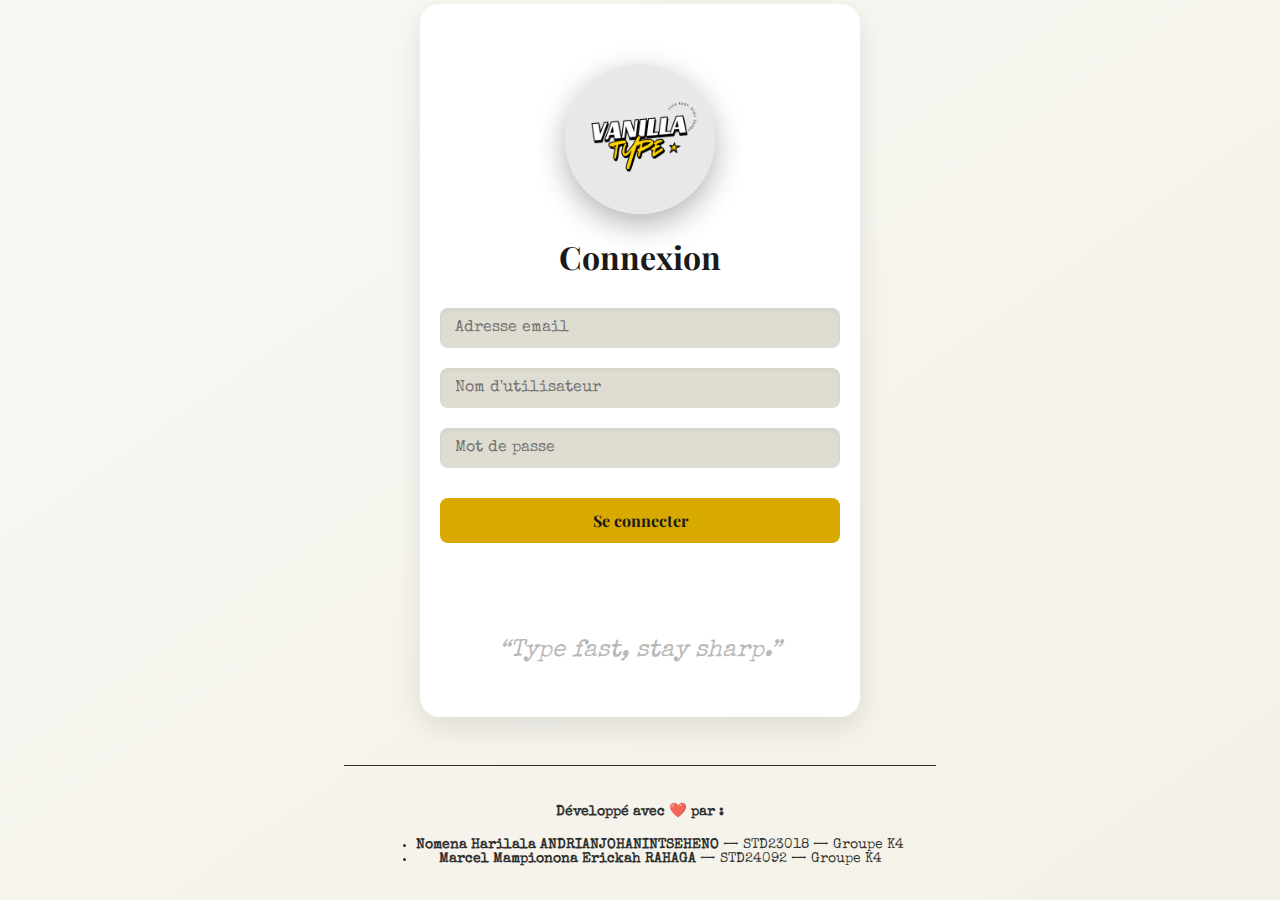
<file: html/login vanillatype.html>
<!DOCTYPE html>
<html lang="fr">
<head>
    <meta charset="UTF-8">
    <meta name="viewport" content="width=device-width, initial-scale=1.0">
    <meta name="theme-color" content="#fdf6e3">
    <link href="https://fonts.googleapis.com/css2?family=Special+Elite&family=Playfair+Display:wght@600&display=swap" rel="stylesheet">
    <link rel="stylesheet" href="../css/login.css">
    <link rel="shortcut icon" href="../assets/logo.png">
    <title>Vanilla Type</title>
</head>
<body>
    <div class="loginPage">

        <div class="loginPage__container">

            <img src="../assets/logo.png" class="logo" alt="Vanilla Type Logo">
            <h1 class="loginPage__container--title">Connexion</h1>

            <div class="loginPage__identity">

                <input 
                    type="text"
                    name="email"
                    id="email"
                    placeholder="Adresse email"
                    class="loginPage__identity--input"
                >

                <input 
                    type="text"
                    name="username"
                    id="username"
                    placeholder="Nom d'utilisateur"
                    class="loginPage__identity--input"
                >

                <input 
                    type="password"
                    name="password"
                    id="password"
                    placeholder="Mot de passe"
                    class="loginPage__identity--input"
                >

                <input 
                    type="button"
                    id="button"
                    value="Se connecter"
                    class="loginPage__button"
                >

                <p class="loginPage__message" id="loginPage--message"></p>
                <p class="loginPage__quote">“Type fast, stay sharp.”</p>



            </div>
        </div>
    </div>

    <footer class="footer">
        <div class="developer-info">
          <h4>Développé avec ❤️ par :</h4>
          <ul>
            <li><strong>Nomena Harilala ANDRIANJOHANINTSEHENO</strong> — STD23018 — Groupe K4</li>
            <li><strong>Marcel Mampionona Erickah RAHAGA</strong> — STD24092 — Groupe K4</li>
          </ul>
        </div>
    </footer>

    <script src="../js/login.js"></script>
</body>
</html>
</file>
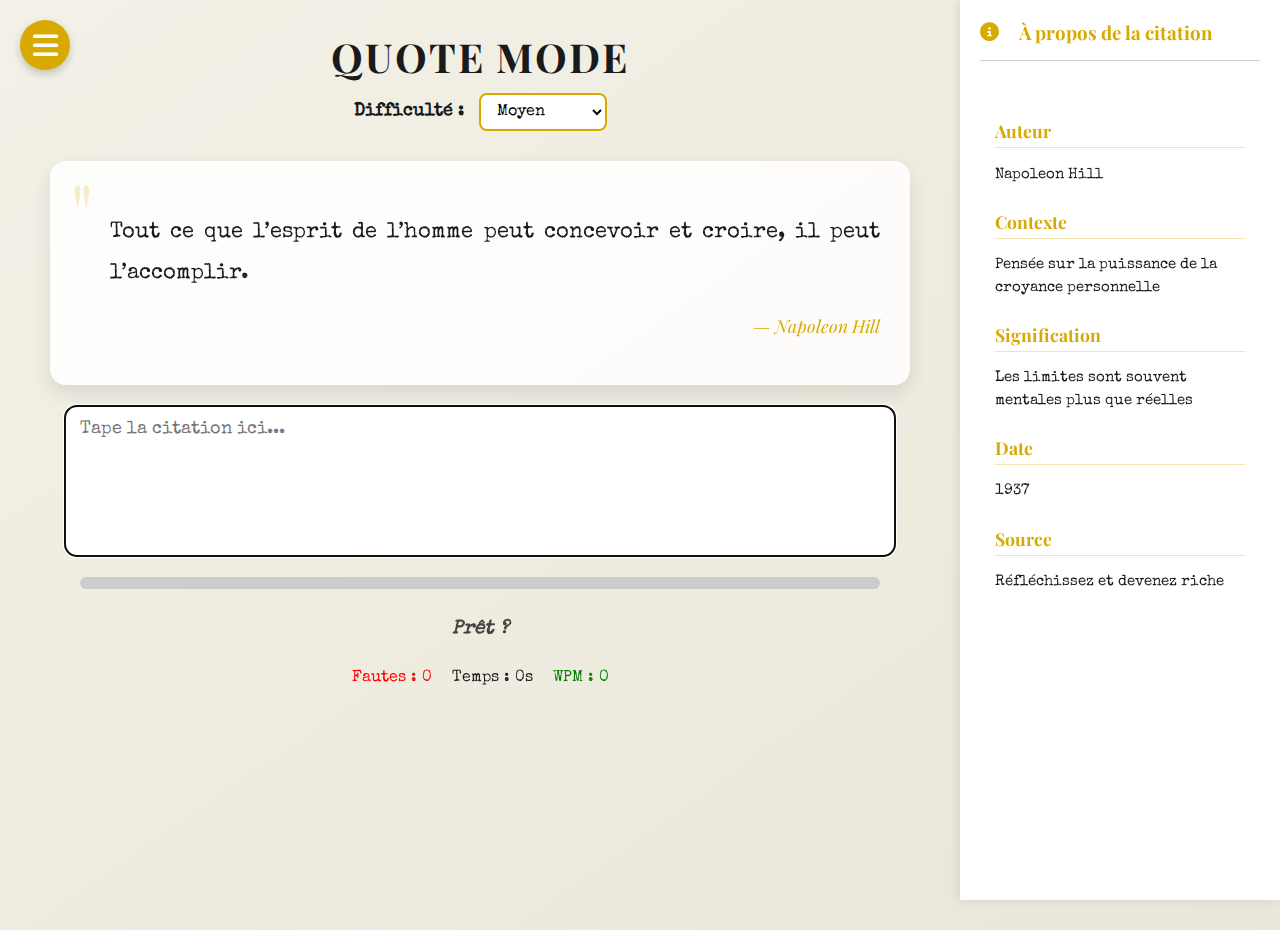
<file: html/quote.html>
<!DOCTYPE html>
<html lang="fr">
<head>
  <meta charset="UTF-8">
  <meta name="viewport" content="width=device-width, initial-scale=1.0">
  <link rel="stylesheet" href="https://cdnjs.cloudflare.com/ajax/libs/font-awesome/6.5.0/css/all.min.css">
  <link href="https://fonts.googleapis.com/css2?family=Special+Elite&family=Playfair+Display:wght@600&display=swap" rel="stylesheet">
  <link rel="stylesheet" href="../css/quote-mode.css">
  <link rel="shortcut icon" href="../assets/logo.png">
  <title>Vanilla Type - Quote Mode</title>
</head>

<body class="quoteMode">
    <div class="nav-toggle" id="navToggle">
      <i class="fas fa-bars"></i>
    </div>

  <nav class="sidebar" id="sidebar">
      <div class="sidebar__header">
        <img src="../assets/logo.png" alt="">
        <h2>Vanilla Type</h2>
          <div class="close-btn" id="closeBtn">
            <i class="fas fa-times"></i>
          </div>
      </div>
    
      <div class="sidebar__content">
          <h3>Modes</h3>
        <ul class="sidebar__menu">
          <li><a href="start.html"><i class="fas fa-home"></i> Accueil</a></li>
          <li><a href="words.html"><i class="fas fa-font"></i> Words Mode</a></li>
          <li><a href="time.html"><i class="fas fa-clock"></i> Time Mode</a></li>
          <li><a href="quote.html" class="active"><i class="fas fa-quote-right"></i> Quote Mode</a></li>
        </ul>
      
        <div class="sidebar__actions">
          <button class="btn replay-btn" id="replayBtn">
            <i class="fas fa-redo"></i> Rejouer
          </button>
          <button class="btn quit-btn" id="quitBtn">
            <i class="fas fa-sign-out-alt"></i> Quitter
          </button>
        </div>
      </div>
  </nav>

  <div class="overlay" id="overlay"></div>

  <header class="quoteMode__header">
    <h1 class="quoteMode__title">Quote Mode</h1>
      <div class="mode__select">
        <label class="mode__select--label" for="mode">Difficulté :</label>
        <select class="mode__select--dropdown" id="mode">
          <option value="easy">Facile</option>
          <option value="medium" selected>Moyen</option>
          <option value="hard">Difficile</option>
        </select>
      </div>
  </header>

  <main class="quoteMode__main">
    <div class="quoteMode__box">
      <p class="quoteMode__box--display" id="quote-display"></p>
      <p class="quoteMode__box--author" id="quote-author"></p>
    </div>

    <textarea class="quoteMode__box--input" id="input__place" placeholder="Tape la citation ici..." autofocus rows="4"></textarea>

    <div class="quoteMode__progress">
      <div class="quoteMode__progress--bar" id="progress__bar"></div>
    </div>

    <div class="quoteMode__stats">
      <p class="results" id="results">Prêt ?</p>
      <div class="stats__container">
        <p id="quoteMode__error--count">Fautes : 0</p>
        <p id="quoteMode__time--count">Temps : 0s</p>
        <p id="quoteMode__wpm--count">WPM : 0</p>
      </div>
    </div>
  </main>

  
    <div class="dictionary__container">
      <div class="dictionary__header">
        <h3><i class="fas fa-info-circle"></i> À propos de la citation</h3>
      </div>
      <div class="dictionary__content">
        <div id="quoteInfo" class="quote-info">
          <div class="info-section">
            <h4 class="info-title">Auteur</h4>
            <p id="quoteAuthorInfo" class="info-content"></p>
          </div>
          <div class="info-section">
            <h4 class="info-title">Contexte</h4>
            <p id="quoteContext" class="info-content"></p>
          </div>
          <div class="info-section">
            <h4 class="info-title">Signification</h4>
            <p id="quoteMeaning" class="info-content"></p>
          </div>
          <div class="info-section">
            <h4 class="info-title">Date</h4>
            <p id="quoteDate" class="info-content"></p>
          </div>
          <div class="info-section">
            <h4 class="info-title">Source</h4>
            <p id="quoteSource" class="info-content"></p>
          </div>
        </div>
      </div>
    </div>

    
  

  <script src="../js/quote_mode.js"></script>
</body>
</html>
</file>
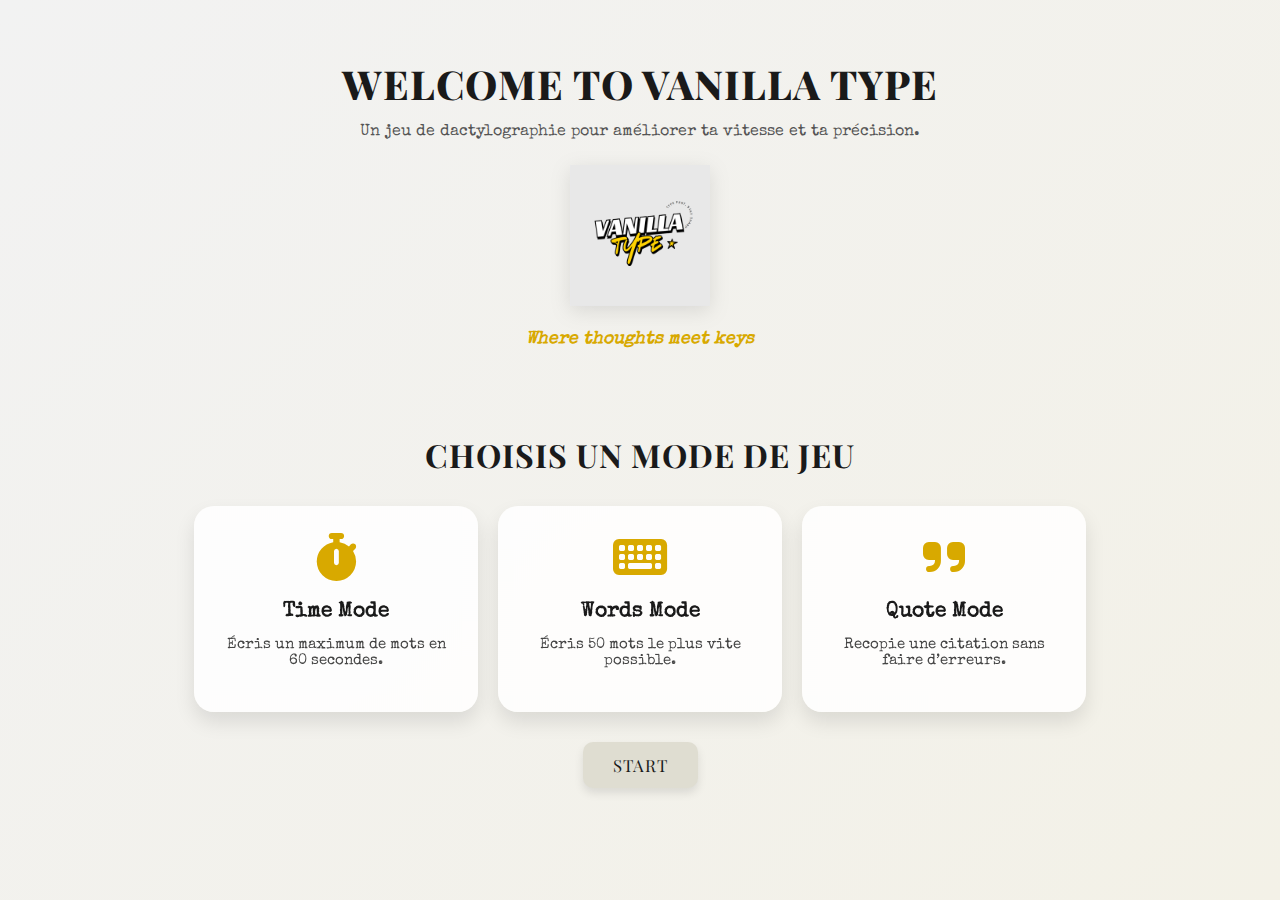
<file: html/start.html>
<!DOCTYPE html>
<html lang="fr">
<head>
    <meta charset="UTF-8">
    <meta name="viewport" content="width=device-width, initial-scale=1.0">
    <link rel="stylesheet" href="https://cdnjs.cloudflare.com/ajax/libs/font-awesome/6.5.0/css/all.min.css">
    <link href="https://fonts.googleapis.com/css2?family=Special+Elite&family=Playfair+Display:wght@600&display=swap" rel="stylesheet">
    <link rel="stylesheet" href="../css/start.css">
    <link rel="shortcut icon" href="../assets/logo.png">
    <title>Vanilla Type</title>
</head>
<body>
   
    <div class="presentation">
      
        <h1>Welcome to Vanilla Type</h1>
        <p>Un jeu de dactylographie pour améliorer ta vitesse et ta  précision. </p>
        <img src="../assets/logo.png" alt="">
        <p class="slogan">Where thoughts meet keys</p>

    </div>
 
    <div class="gameMode">

        <h1>Choisis un mode de jeu</h1>

            <div class="gameMode__cards">

                <div class="card" data-mode="time">
                    <i class="fas fa-stopwatch fa-3x"></i>
                    <h2>Time Mode</h2>
                    <p>Écris un maximum de mots en 60 secondes.</p>
                </div>

                <div class="card" data-mode="words">
                    <i class="fas fa-keyboard fa-3x"></i>
                    <h2>Words Mode</h2>
                    <p>Écris 50 mots le plus vite possible.</p>
                </div>

                <div class="card" data-mode="quote">
                    <i class="fas fa-quote-right fa-3x"></i>
                    <h2>Quote Mode</h2>
                    <p>Recopie une citation sans faire d’erreurs.</p>
                </div>

            </div>

            <button id="start__button" disabled>Start</button>
         </div>

  <div id="lettres__tombantes"></div>


  <script src="../js/start.js"></script>
    
</body>
</html>
</file>
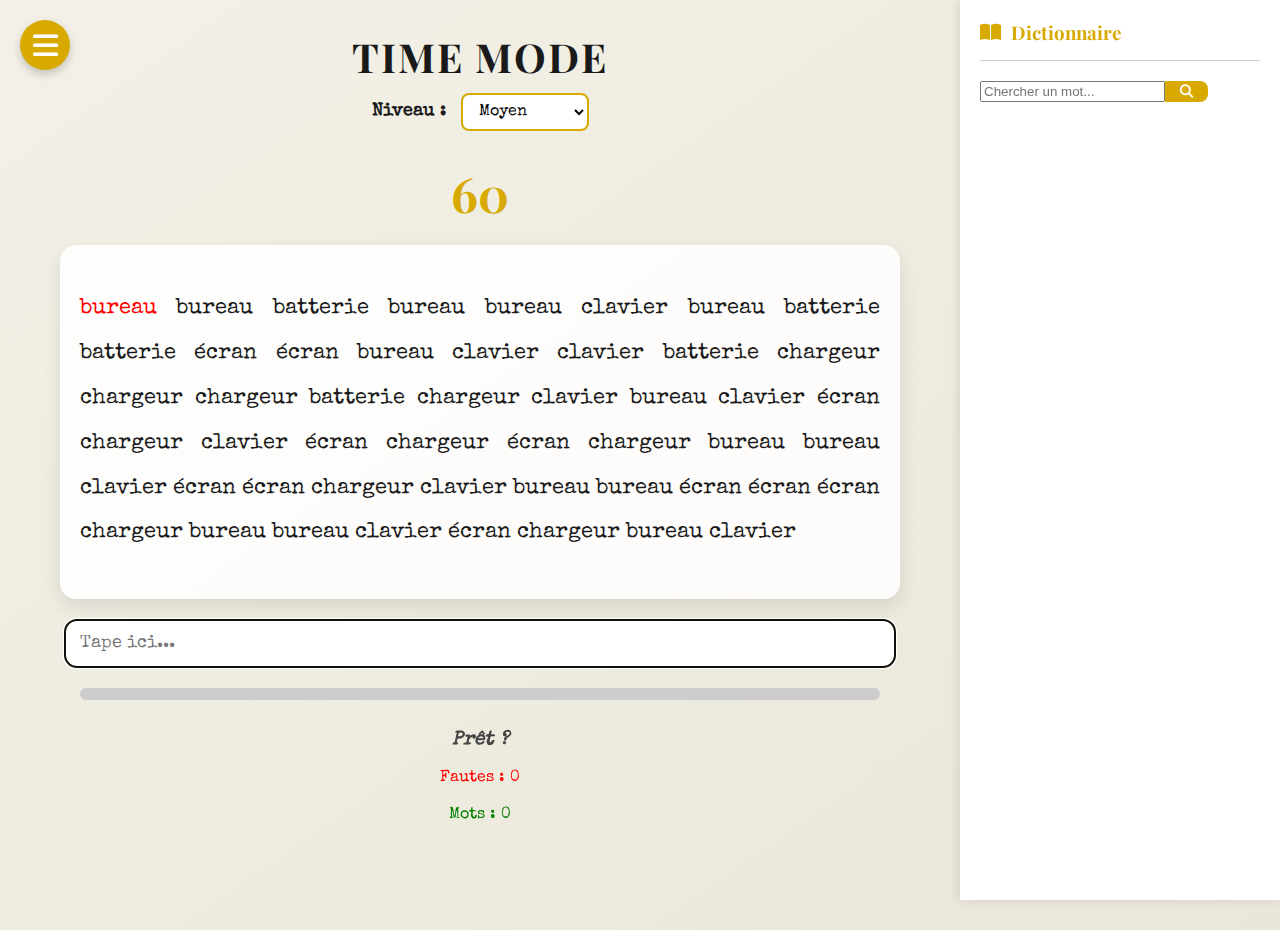
<file: html/time.html>
<!DOCTYPE html>
<html lang="fr">
<head>
  <meta charset="UTF-8">
  <meta name="viewport" content="width=device-width, initial-scale=1.0">
  <link rel="stylesheet" href="https://cdnjs.cloudflare.com/ajax/libs/font-awesome/6.5.0/css/all.min.css">
  <link href="https://fonts.googleapis.com/css2?family=Special+Elite&family=Playfair+Display:wght@600&display=swap" rel="stylesheet">
  <link rel="stylesheet" href="../css/time-mode.css">
  <link rel="shortcut icon" href="../assets/logo.png">
  <title>Vanilla Type - Time Mode</title>
</head>

<body class="timeMode">
  
  <div class="nav-toggle" id="navToggle">
    <i class="fas fa-bars"></i>
  </div>


  <nav class="sidebar" id="sidebar">
    <div class="sidebar__header">
      <img src="../assets/logo.png" alt="">
      <h2>Vanilla Type</h2>
      <div class="close-btn" id="closeBtn">
        <i class="fas fa-times"></i>
      </div>
    </div>
  
    <div class="sidebar__content">
      <h3>Modes</h3>
      <ul class="sidebar__menu">
        <li><a href="start.html"><i class="fas fa-home"></i> Accueil</a></li>
        <li><a href="words.html"><i class="fas fa-font"></i> Words Mode</a></li>
        <li><a href="time.html" class="active"><i class="fas fa-clock"></i> Time Mode</a></li>
        <li><a href="quote.html"><i class="fas fa-quote-right"></i> Quote Mode</a></li>
      </ul>
    
      <div class="sidebar__actions">
        <button class="btn replay-btn" id="replayBtn">
          <i class="fas fa-redo"></i> Rejouer
        </button>
        <button class="btn quit-btn" id="quitBtn">
          <i class="fas fa-sign-out-alt"></i> Quitter
        </button>
      </div>
    </div>
  </nav>

 
  <div class="overlay" id="overlay"></div>

 
  <header class="timeMode__header">
    <h1 class="timeMode__title">Time Mode</h1>
    <div class="mode__select">
      <label class="mode__select--label" for="mode">Niveau :</label>
      <select class="mode__select--dropdown" id="mode">
        <option value="easy">Facile</option>
        <option value="medium" selected>Moyen</option>
        <option value="hard">Difficile</option>
      </select>
    </div>
  </header>

  <main class="timeMode__main">
    <div class="timer" id="timer">60</div>
    
    <div class="timeMode__box">
      <p class="timeMode__box--display" id="word-display"></p>
    </div>

    <input class="timeMode__box--input" type="text" id="input__place" placeholder="Tape ici..." autofocus>

    <div class="timeMode__progress">
      <div class="timeMode__progress--bar" id="progress__bar"></div>
    </div>

    <p class="results" id="results">Prêt ?</p>
    <p id="timeMode__error--count">Fautes : 0</p>
    <p id="timeMode__word--count">Mots : 0</p>
  </main>


  <div class="dictionary__container">
    <div class="dictionary__header">
      <h3><i class="fas fa-book-open"></i> Dictionnaire</h3>
    </div>
    <div class="dictionary__content">
      <div class="dictionary__search">
        <input type="text" id="dictionaryInput" placeholder="Chercher un mot...">
        <button id="searchDictionary"><i class="fas fa-search"></i></button>
      </div>
      <div id="dictionaryResults" class="dictionary__results"></div>
    </div>
  </div>

  <script src="../js/time_mode.js"></script>
</body>
</html>
</file>
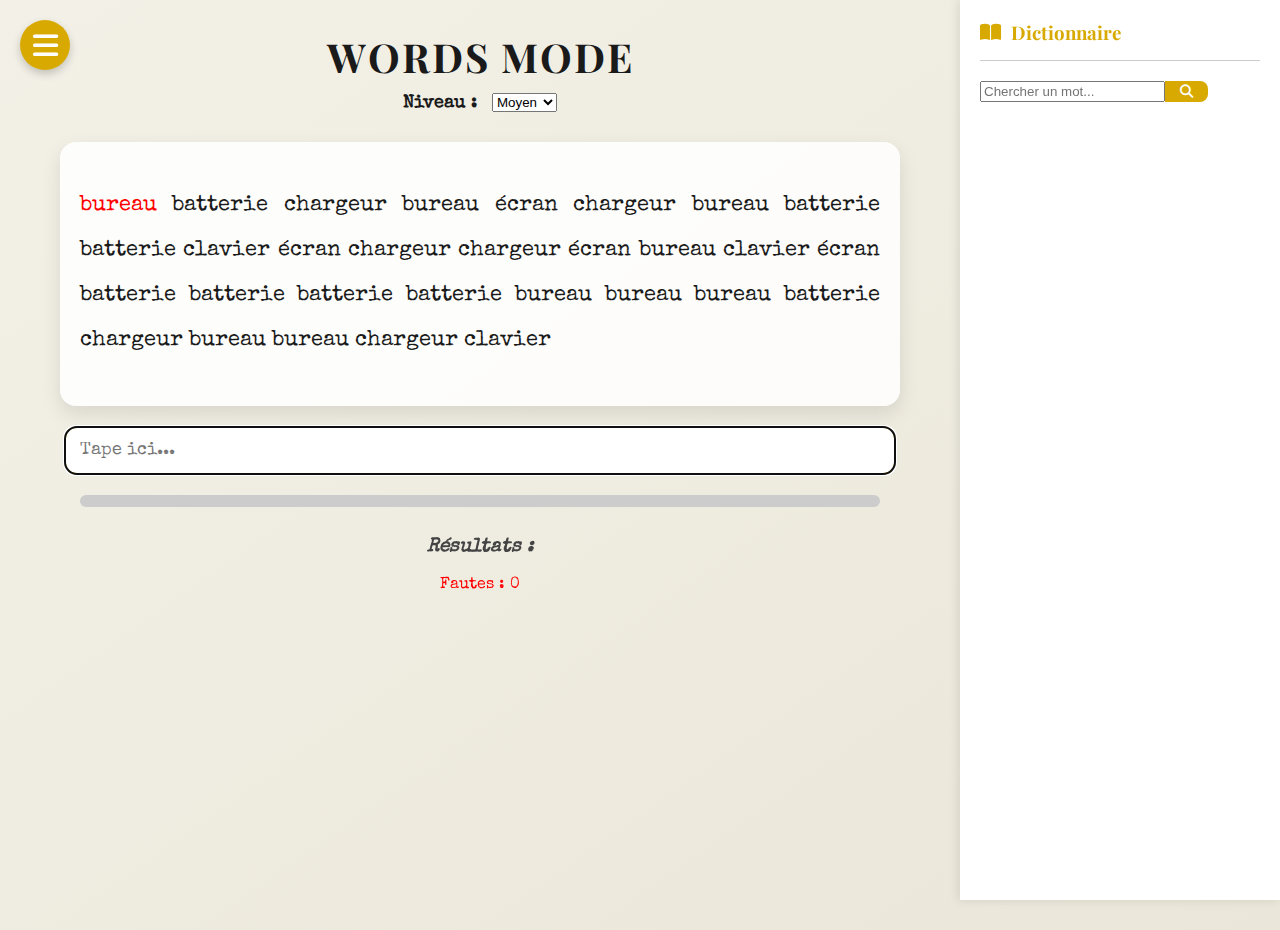
<file: html/words.html>
<!DOCTYPE html>
<html lang="fr">
<head>
  <meta charset="UTF-8">
  <meta name="viewport" content="width=device-width, initial-scale=1.0">
  <title>Vanilla Type - Words Mode</title>
  <link rel="stylesheet" href="https://cdnjs.cloudflare.com/ajax/libs/font-awesome/6.5.0/css/all.min.css">
  <link href="https://fonts.googleapis.com/css2?family=Special+Elite&family=Playfair+Display:wght@600&display=swap" rel="stylesheet">
  <link rel="stylesheet" href="../css/words-mode.css">
  <link rel="shortcut icon" href="../assets/logo.png">
</head>

<body class="wordsMode">
    <div class="nav-toggle" id="navToggle">
      <i class="fas fa-bars"></i>
    </div>

  <nav class="sidebar" id="sidebar">
      <div class="sidebar__header">
        <img src="../assets/logo.png" alt="">
        <h2>Vanilla Type</h2>
          <div class="close-btn" id="closeBtn">
            <i class="fas fa-times"></i>
          </div>
      </div>
    
      <div class="sidebar__content">
          <h3>Modes</h3>
        <ul class="sidebar__menu">
          <li><a href="../html/start.html"><i class="fas fa-home"></i> Accueil</a></li>
          <li><a href="../html/words.html" class="active"><i class="fas fa-font"></i> Words Mode</a></li>
          <li><a href="../html/time.html"><i class="fas fa-clock"></i> Time Mode</a></li>
          <li><a href="../html/quote.html"><i class="fas fa-quote-right"></i> Quote Mode</a></li>
        </ul>
      
        <div class="sidebar__actions">
          <button class="btn replay-btn" id="replayBtn">
            <i class="fas fa-redo"></i> Rejouer
          </button>
          <button class="btn quit-btn" id="quitBtn">
            <i class="fas fa-sign-out-alt"></i> Quitter
          </button>
        </div>
      </div>
  </nav>

  <div class="overlay" id="overlay"></div>

  <header class="wordsMode__header">
    <h1 class="wordsMode__title">Words Mode</h1>
      <div class="mode__select">
        <label class="mode__select--label" for="mode">Niveau :</label>
        <select class="mode__select--dropdown" id="mode">
          <option value="easy">Facile</option>
          <option value="medium" selected>Moyen</option>
          <option value="hard">Difficile</option>
        </select>
      </div>
  </header>

  <main class="wordsMode__main">
    <div class="wordsMode__box">
      <p class="wordsMode__box--display" id="word-display"></p>
    </div>

    <input class="wordsMode__box--input" type="text" id="input__place" placeholder="Tape ici..." autofocus>

    <div class="wordsMode__progress">
      <div class="wordsMode__progress--bar" id="progress__bar"></div>
    </div>

    <p class="results" id="results">Résultats :</p>
    <p id="wordsMode__error--count">Fautes : 0</p>
  </main>

  <div class="dictionary__container">
    <div class="dictionary__header">
      <h3><i class="fas fa-book-open"></i> Dictionnaire</h3>
    </div>
    <div class="dictionary__content">
      <div class="dictionary__search">
        <input type="text" id="dictionaryInput" placeholder="Chercher un mot...">
        <button id="searchDictionary"><i class="fas fa-search"></i></button>
      </div>
      <div id="dictionaryResults" class="dictionary__results"></div>
    </div>
  </div>

  <script src="../js/script.js"></script>
</body>
</html>
</file>
<file: css/login.css>
:root {
    --color-background: #f3f1e7;
    --color-white: #ffffff;
    --color-black: #1a1a1a;
    --color-accent: #d8a900;
    --color-gray-light: #dfddd1;
    --transition: 0.3s ease;
}

body {
    margin: 0;
    padding: 0;
    font-family: 'Special Elite', monospace;
    background: linear-gradient(145deg, #f9f8f4, var(--color-background));
    display: flex;
    justify-content: center;
    align-items: center;
    height: 100vh;
}

.loginPage {
    background-color: var(--color-white);
    border-radius: 20px;
    box-shadow: 0 10px 30px rgba(0, 0, 0, 0.1);
    padding: 30px 20px;
    max-width: 400px;
    width: 90%;
    text-align: center;
}

.logo {

    width: 150px;
    height: auto;
    display: block;
    margin: 30px auto 15px auto;
    border-radius: 50%;
    box-shadow: 0 10px 30px rgba(0, 0, 0, 0.3);
    animation: zoomIn 1s ease;
}


.loginPage__container--title {
    font-family: 'Playfair Display', serif;
    font-size: 2rem;
    margin-bottom: 30px;
    color: var(--color-black);
}

.loginPage__quote {
    text-align: center;
    margin-top: 30px;
    font-style: italic;
    font-size: 1.5rem;
    color: #b9b7b7;
    animation: fadeInUp 1.5s ease;
    font-family: 'Special Elite', monospace;
}


.loginPage__identity {
    display: flex;
    flex-direction: column;
    gap: 20px;
}

.loginPage__identity--input {
    padding: 12px 15px;
    border-radius: 8px;
    border: none;
    background-color: var(--color-gray-light);
    font-family: 'Special Elite', monospace;
    font-size: 1rem;
    box-shadow: inset 0 2px 5px rgba(0,0,0,0.05);
    transition: box-shadow var(--transition);
}

.loginPage__identity--input:focus {
    outline: none;
    box-shadow: 0 0 0 2px var(--color-accent);
    background-color: #fffbe6;
}

.loginPage__button {
    margin-top: 10px;
    padding: 12px;
    font-family: 'Playfair Display', serif;
    font-size: 1rem;
    font-weight: bold;
    background-color: var(--color-accent);
    color: var(--color-black);
    border: none;
    border-radius: 8px;
    cursor: pointer;
    transition: background-color var(--transition), transform var(--transition);
}

.loginPage__button:hover {
    background-color: #c89f00;
    transform: scale(1.02);
}

.loginPage__message {
    font-family: 'Special Elite', monospace;
    font-style: italic;
    color: #444;
    margin-top: 10px;
    font-size: 1rem;
    opacity: 0;
    transition: opacity 0.6s ease;
}

.loginPage__message.show {
    opacity: 1;
}


@keyframes fadeInUp {
    from {
      opacity: 0;
      transform: translateY(20px);
    }
    to {
      opacity: 1;
      transform: translateY(0);
    }
  }
  
  @keyframes zoomIn {
    from {
      opacity: 0;
      transform: scale(0.8);
    }
    to {
      opacity: 1;
      transform: scale(1);
    }
  }
  
  
  body {
    animation: fadeInUp 0.8s ease-in-out;
  }
  
  
  .loginPage {
    animation: fadeInUp 1s ease forwards;
  }
  
  
  .logo {
    animation: zoomIn 1s ease;
  }
  
  
  .loginPage__identity--input:focus {
    animation: fadeInUp 0.4s ease;
    transform: translateY(-2px);
  }
  
  
  .loginPage__message {
    animation: fadeInUp 0.8s ease;
  }
  
  .footer {
    margin-top: 3rem;
    padding: 1rem 2rem;
    text-align: center;
    font-family: 'Special Elite', cursive;
    font-size: 0.9rem;
    border-top: 1px solid currentColor;
    opacity: 0.8;
  }
  
  body {
    display: flex;
    flex-direction: column;
    min-height: 100vh;
  }
  
  main {
    flex: 1; 
  }
</file>
<file: css/quote-mode.css>
:root {
    --color-bg: #f3f1e7;
    --color-accent: #d8a900;
    --color-dark: #1a1a1a;
    --color-white: #ffffff;
    --color-gray: #ccc;
    --font-serif: 'Playfair Display', serif;
    --font-mono: 'Special Elite', monospace;
    --transition: 0.3s ease;
  }
  
  body.quoteMode {
    background: linear-gradient(145deg, #f3f1e7, #eae6d9);
    font-family: var(--font-mono);
    margin: 0;
    padding: 0 320px 0 0;
    color: var(--color-dark);
    min-height: 100vh;
  }
  
  .nav-toggle {
    position: fixed;
    top: 20px;
    left: 20px;
    font-size: 1.8rem;
    cursor: pointer;
    z-index: 1000;
    color: var(--color-white);
    background-color: var(--color-accent);
    width: 50px;
    height: 50px;
    border-radius: 50%;
    display: flex;
    align-items: center;
    justify-content: center;
    box-shadow: 0 4px 8px rgba(0, 0, 0, 0.2);
    transition: var(--transition);
  }
  
  .nav-toggle.hide {
    display: none;
  }
  
  .nav-toggle:hover {
    transform: scale(1.1);
    background-color: #c79900;
    box-shadow: 0 6px 12px rgba(0, 0, 0, 0.3);
  }
  
  .sidebar {
    position: fixed;
    top: 0;
    left: -300px;
    width: 280px;
    height: 100vh;
    background-color: var(--color-white);
    box-shadow: 2px 0 10px rgba(0, 0, 0, 0.1);
    transition: var(--transition);
    z-index: 999;
    overflow-y: auto;
  }
  
  .sidebar.active {
    left: 0;
  }
  
  .sidebar__header {
    padding: 20px;
    display: flex;
    justify-content: space-between;
    align-items: center;
    border-bottom: 1px solid var(--color-gray);
  }
  
  .sidebar__header img {
    width: 40px;
    height: 40px;
    object-fit: contain;
    margin-right: 10px;
  }
  
  .sidebar__header h2 {
    flex-grow: 1;
    margin-left: 10px;
    font-size: 1.5rem;
    font-family: var(--font-serif);
    color: var(--color-accent);
  }
  
  .close-btn {
    cursor: pointer;
    font-size: 1.2rem;
    color: var(--color-dark);
  }
  
  .sidebar__content {
    padding: 20px;
  }
  
  .sidebar__menu {
    list-style: none;
    padding: 0;
    margin: 20px 0;
  }
  
  .sidebar__menu li {
    margin-bottom: 10px;
  }
  
  .sidebar__menu a {
    display: block;
    padding: 10px 15px;
    color: var(--color-dark);
    text-decoration: none;
    border-radius: 8px;
    transition: var(--transition);
    font-family: var(--font-serif);
  }
  
  .sidebar__menu a:hover, 
  .sidebar__menu a.active {
    background-color: var(--color-accent);
    color: var(--color-white);
  }
  
  .sidebar__menu i {
    margin-right: 10px;
    width: 20px;
    text-align: center;
  }
  
  .sidebar__actions {
    margin-top: 30px;
    display: flex;
    flex-direction: column;
    gap: 10px;
  }
  
  .btn {
    padding: 12px;
    border: none;
    border-radius: 8px;
    font-family: var(--font-serif);
    font-size: 1rem;
    cursor: pointer;
    transition: var(--transition);
    display: flex;
    align-items: center;
    justify-content: center;
  }
  
  .replay-btn {
    background-color: var(--color-accent);
    color: var(--color-white);
  }
  
  .quit-btn {
    background-color: var(--color-dark);
    color: var(--color-white);
  }
  
  .btn:hover {
    opacity: 0.9;
    transform: translateY(-2px);
  }
  
  .btn i {
    margin-right: 8px;
  }
  
  .overlay {
    position: fixed;
    top: 0;
    left: 0;
    width: 100%;
    height: 100%;
    background-color: rgba(0, 0, 0, 0.5);
    z-index: 998;
    opacity: 0;
    visibility: hidden;
    transition: var(--transition);
  }
  
  .overlay.active {
    opacity: 1;
    visibility: visible;
  }
  
  .dictionary__container {
    position: fixed;
    top: 0;
    right: 0;
    width: 320px;
    height: 100vh;
    background-color: var(--color-white);
    box-shadow: -2px 0 10px rgba(0, 0, 0, 0.1);
    z-index: 900;
    overflow-y: auto;
    padding: 20px;
    box-sizing: border-box;
  }
  
  .dictionary__header {
    display: flex;
    justify-content: space-between;
    align-items: center;
    margin-bottom: 20px;
    padding-bottom: 15px;
    border-bottom: 1px solid var(--color-gray);
  }
  
  .dictionary__header h3 {
    margin: 0;
    color: var(--color-accent);
    font-family: var(--font-serif);
    display: flex;
    align-items: center;
    gap: 10px;
  }
  
  .dictionary__search {
    display: flex;
    margin-bottom: 15px;
  }
  
  .dictionar__search input {
    flex: 1;
    padding: 10px;
    border: 1px solid var(--color-gray);
    border-radius: 8px 0 0 8px;
    font-family: var(--font-mono);
  }
  
  .dictionary__search button {
    padding: 0 15px;
    background-color: var(--color-accent);
    color: white;
    border: none;
    border-radius: 0 8px 8px 0;
    cursor: pointer;
    transition: var(--transition);
  }
  
  .dictionary__search button:hover {
    background-color: #c79900;
  }
  
  .dictionary__results {
    max-height: calc(100vh - 180px);
    overflow-y: auto;
    padding: 5px;
  }
  
  .dictionary-item {
    margin-bottom: 15px;
    padding-bottom: 15px;
    border-bottom: 1px solid #eee;
  }
  
  .dictionary-item:last-child {
    border-bottom: none;
    margin-bottom: 0;
    padding-bottom: 0;
  }
  
  .dictionary-word {
    font-weight: bold;
    color: var(--color-accent);
    margin-bottom: 5px;
  }
  
  .dictionary-definition {
    margin-bottom: 8px;
    line-height: 1.4;
  }
  
  .dictionary-synonyms {
    font-size: 0.9rem;
  }
  
  .synonym-tag {
    display: inline-block;
    background-color: rgba(216, 169, 0, 0.2);
    padding: 3px 8px;
    border-radius: 12px;
    margin-right: 5px;
    margin-bottom: 5px;
  }
  
  .no-results {
    color: #666;
    font-style: italic;
    text-align: center;
    padding: 20px 0;
  }
  
  .quote-info {
    padding: 15px;
  }
  
  .info-section {
    margin-bottom: 20px;
  }
  
  .info-title {
    color: var(--color-accent);
    font-family: var(--font-serif);
    font-size: 1.1rem;
    margin-bottom: 8px;
    border-bottom: 1px solid rgba(216, 169, 0, 0.3);
    padding-bottom: 5px;
  }
  
  .info-content {
    font-size: 0.95rem;
    line-height: 1.5;
    color: var(--color-dark);
  }
  
  .dictionary__header h3 i {
    margin-right: 10px;
  }
  
  .dictionary__search {
    display: none;
  }
  
  .quoteMode__header {
    margin-top: 30px;
    text-align: center;
  }
  
  .quoteMode__title {
    font-family: var(--font-serif);
    font-size: 2.5rem;
    text-transform: uppercase;
    letter-spacing: 2px;
    margin-bottom: 10px;
  }
  
  .mode__select {
    margin: 10px auto;
  }
  
  .mode__select--label {
    margin-right: 10px;
    font-size: 1.1rem;
    font-weight: bold;
  }
  
  .mode__select--dropdown {
    padding: 8px 12px;
    border-radius: 8px;
    font-family: var(--font-mono);
    font-size: 1rem;
    border: 2px solid var(--color-accent);
    background-color: var(--color-white);
  }
  
  .quoteMode__main {
    width: 90%;
    max-width: 800px;
    margin: 30px auto 0;
    display: flex;
    flex-direction: column;
    align-items: center;
  }
  
  .quoteMode__box {
    background: rgba(255, 255, 255, 0.85);
    padding: 30px;
    border-radius: 16px;
    box-shadow: 0 8px 20px rgba(0, 0, 0, 0.1);
    margin-bottom: 20px;
    width: 100%;
    position: relative;
  }
  
  .quoteMode__box::before {
    content: '"';
    font-size: 5rem;
    font-family: var(--font-serif);
    color: rgba(216, 169, 0, 0.2);
    position: absolute;
    top: 10px;
    left: 20px;
    line-height: 1;
  }
  
  .quoteMode__box--display {
    font-size: 1.4rem;
    text-align: justify;
    line-height: 1.8;
    word-wrap: break-word;
    margin-bottom: 20px;
    padding-left: 30px;
  }
  
  .quoteMode__box--author {
    font-size: 1.1rem;
    text-align: right;
    font-style: italic;
    color: var(--color-accent);
    font-family: var(--font-serif);
    margin-top: 15px;
  }
  
  .quoteMode__box--input {
    width: 100%;
    padding: 14px;
    font-size: 1.1rem;
    border: 2px solid var(--color-accent);
    border-radius: 12px;
    margin-bottom: 20px;
    font-family: var(--font-mono);
    resize: none;
    min-height: 120px;
  }
  
  .quoteMode__progress {
    width: 100%;
    height: 12px;
    background-color: var(--color-gray);
    border-radius: 8px;
    overflow: hidden;
    margin-bottom: 20px;
  }
  
  .quoteMode__progress--bar {
    height: 100%;
    width: 0%;
    background-color: var(--color-accent);
    transition: width var(--transition);
  }
  
  .quoteMode__stats {
    width: 100%;
    text-align: center;
  }
  
  .results, #results {
    font-size: 1.2rem;
    font-style: italic;
    font-weight: bold;
    color: #444;
    margin: 10px 0;
  }
  
  .stats__container {
    display: flex;
    justify-content: center;
    gap: 20px;
    margin-top: 15px;
  }
  
  #quoteMode__error--count {
    font-size: 1rem;
    color: red;
  }
  
  #quoteMode__time--count {
    font-size: 1rem;
    color: var(--color-dark);
  }
  
  #quoteMode__wpm--count {
    font-size: 1rem;
    color: green;
  }
</file>
<file: css/start.css>
:root {
    --color-background: #f3f1e7;
    --color-white: #ffffff;
    --color-black: #1a1a1a;
    --color-accent: #d8a900;
    --color-gray-light: #dfddd1;
    --transition: 0.3s ease;
  }
  
  body {
    margin: 0;
    padding: 0;
    font-family: 'Special Elite', monospace;
    background: linear-gradient(135deg, #f2f2f2, var(--color-background));
    color: var(--color-black);
    display: flex;
    flex-direction: column;
    align-items: center;
    min-height: 100vh;
    animation: fadeInUp 0.8s ease;
  }
  
  
  @keyframes fadeInUp {
    from {
      opacity: 0;
      transform: translateY(20px);
    }
    to {
      opacity: 1;
      transform: translateY(0);
    }
  }
  

  .presentation {
    text-align: center;
    max-width: 600px;
    padding: 30px 20px 10px;
    animation: fadeInUp 1s ease;
  }
  
  .presentation h1 {
    font-family: 'Playfair Display', serif;
    font-size: 2.5rem;
    color: var(--color-black);
    margin-bottom: 10px;
    font-weight: 800;
    text-transform: uppercase;
    letter-spacing: 1px;
  }
  
  .presentation p {
    color: #555;
    margin: 8px 0;
    font-size: 1rem;
    line-height: 1.6;
  }
  
  .presentation img {
    width: 140px;
    height: auto;
    margin: 20px auto;
    display: block;
    filter: drop-shadow(0 5px 10px rgba(0, 0, 0, 0.1));
  }
  
  .presentation .slogan {
    font-style: italic;
    color: var(--color-accent);
    font-weight: 600;
    font-size: 1.1rem;
  }
  
  
  .gameMode {
    text-align: center;
    margin: 40px auto;
    animation: fadeInUp 1.2s ease;
  }
  
  .gameMode h1 {
    font-family: 'Playfair Display', serif;
    font-size: 2rem;
    margin-bottom: 30px;
    color: var(--color-black);
    text-transform: uppercase;
    letter-spacing: 1px;
  }
  
  
  .gameMode__cards {
    display: flex;
    gap: 20px;
    justify-content: center;
    flex-wrap: wrap;
    margin-bottom: 30px;
  }
  
  .card {
    background: rgba(255, 255, 255, 0.85);
    border-radius: 20px;
    padding: 25px;
    width: 230px;
    box-shadow: 0 10px 20px rgba(0, 0, 0, 0.1);
    transition: var(--transition);
    cursor: pointer;
    border: 2px solid transparent;
    backdrop-filter: blur(6px);
    transform: scale(1);
  }
  
  .card:hover {
    transform: scale(1.05);
    box-shadow: 0 15px 25px rgba(0, 0, 0, 0.15);
    border-color: var(--color-accent);
  }
  
  .card.selected {
    border-color: var(--color-accent);
    background-color: #fffbe6;
  }
  
  .card i {
    color: var(--color-accent);
    margin-bottom: 10px;
    transition: var(--transition);
  }
  
  .card h2 {
    margin: 10px 0 5px;
    font-size: 1.3rem;
    color: var(--color-black);
    font-family: 'Special Elite', monospace;
  }
  
  .card p {
    font-size: 0.95rem;
    color: #444;
    font-family: 'Special Elite', monospace;
  }
  
  
  #start__button {
    font-family: 'Playfair Display', serif;
    text-transform: uppercase;
    letter-spacing: 1px;
    padding: 12px 30px;
    font-size: 1.05rem;
    border: none;
    border-radius: 10px;
    background-color: var(--color-accent);
    color: var(--color-black);
    cursor: pointer;
    transition: var(--transition);
    box-shadow: 0 5px 10px rgba(0, 0, 0, 0.1);
  }
  
  #start__button:disabled {
    background-color: var(--color-gray-light);
    cursor: not-allowed;
  }
  
  #start__button:not(:disabled):hover {
    background-color: #e6b800;
  }
  
  
  .card, #start__button {
    cursor: pointer;
  }
  
  
  #lettres__tombantes {
    position: fixed;
    top: 0;
    left: 0;
    width: 100%;
    height: 100%;
    pointer-events: none;
    overflow: hidden;
    z-index: 10;
  }
  
  .falling-letter {
    position: absolute;
    top: -50px;
    font-size: 20px;
    font-weight: bold;
    color: var(--color-black);
    background-color: var(--color-accent);
    padding: 5px;
    border-radius: 5px;
    box-shadow: 0 5px 10px rgba(0, 0, 0, 0.1);
    animation: fall 3s linear forwards;
  }
  
  @keyframes fall {
    to {
      transform: translateY(110vh) rotate(360deg);
      opacity: 0;
    }
  }
  
  .message {
    margin-top: 20px;
    font-size: 1rem;
    color: #333;
    font-style: italic;
    animation: fadeInUp 1.3s ease;
  }
</file>
<file: css/time-mode.css>
:root {
  --color-bg: #f3f1e7;
  --color-accent: #d8a900;
  --color-dark: #1a1a1a;
  --color-white: #ffffff;
  --color-gray: #ccc;
  --font-serif: 'Playfair Display', serif;
  --font-mono: 'Special Elite', monospace;
  --transition: 0.3s ease;
}


body.timeMode {
  background: linear-gradient(145deg, #f3f1e7, #eae6d9);
  font-family: var(--font-mono);
  margin: 0;
  padding: 0 320px 0 0;
  color: var(--color-dark);
  min-height: 100vh;
}


.nav-toggle {
  position: fixed;
  top: 20px;
  left: 20px;
  font-size: 1.8rem;
  cursor: pointer;
  z-index: 1000;
  color: var(--color-white);
  background-color: var(--color-accent);
  width: 50px;
  height: 50px;
  border-radius: 50%;
  display: flex;
  align-items: center;
  justify-content: center;
  box-shadow: 0 4px 8px rgba(0, 0, 0, 0.2);
  transition: var(--transition);
}

.nav-toggle.hide {
  display: none;
}

.nav-toggle:hover {
  transform: scale(1.1);
  background-color: #c79900;
  box-shadow: 0 6px 12px rgba(0, 0, 0, 0.3);
}


.sidebar {
  position: fixed;
  top: 0;
  left: -300px;
  width: 280px;
  height: 100vh;
  background-color: var(--color-white);
  box-shadow: 2px 0 10px rgba(0, 0, 0, 0.1);
  transition: var(--transition);
  z-index: 999;
  overflow-y: auto;
}

.sidebar.active {
  left: 0;
}

.sidebar__header {
  padding: 20px;
  display: flex;
  justify-content: space-between;
  align-items: center;
  border-bottom: 1px solid var(--color-gray);
}

.sidebar__header img {
  width: 40px;
  height: 40px;
  object-fit: contain;
  margin-right: 10px;
}

.sidebar__header h2 {
  flex-grow: 1;
  margin-left: 10px;
  font-size: 1.5rem;
  font-family: var(--font-serif);
  color: var(--color-accent);
}

.close-btn {
  cursor: pointer;
  font-size: 1.2rem;
  color: var(--color-dark);
}

.sidebar__content {
  padding: 20px;
}

.sidebar__menu {
  list-style: none;
  padding: 0;
  margin: 20px 0;
}

.sidebar__menu li {
  margin-bottom: 10px;
}

.sidebar__menu a {
  display: block;
  padding: 10px 15px;
  color: var(--color-dark);
  text-decoration: none;
  border-radius: 8px;
  transition: var(--transition);
  font-family: var(--font-serif);
}

.sidebar__menu a:hover, 
.sidebar__menu a.active {
  background-color: var(--color-accent);
  color: var(--color-white);
}

.sidebar__menu i {
  margin-right: 10px;
  width: 20px;
  text-align: center;
}

.sidebar__actions {
  margin-top: 30px;
  display: flex;
  flex-direction: column;
  gap: 10px;
}

.btn {
  padding: 12px;
  border: none;
  border-radius: 8px;
  font-family: var(--font-serif);
  font-size: 1rem;
  cursor: pointer;
  transition: var(--transition);
  display: flex;
  align-items: center;
  justify-content: center;
}

.replay-btn {
  background-color: var(--color-accent);
  color: var(--color-white);
}

.quit-btn {
  background-color: var(--color-dark);
  color: var(--color-white);
}

.btn:hover {
  opacity: 0.9;
  transform: translateY(-2px);
}

.btn i {
  margin-right: 8px;
}


.overlay {
  position: fixed;
  top: 0;
  left: 0;
  width: 100%;
  height: 100%;
  background-color: rgba(0, 0, 0, 0.5);
  z-index: 998;
  opacity: 0;
  visibility: hidden;
  transition: var(--transition);
}

.overlay.active {
  opacity: 1;
  visibility: visible;
}


.dictionary__container {
  position: fixed;
  top: 0;
  right: 0;
  width: 320px;
  height: 100vh;
  background-color: var(--color-white);
  box-shadow: -2px 0 10px rgba(0, 0, 0, 0.1);
  z-index: 900;
  overflow-y: auto;
  padding: 20px;
  box-sizing: border-box;
}

.dictionary__header {
  display: flex;
  justify-content: space-between;
  align-items: center;
  margin-bottom: 20px;
  padding-bottom: 15px;
  border-bottom: 1px solid var(--color-gray);
}

.dictionary__header h3 {
  margin: 0;
  color: var(--color-accent);
  font-family: var(--font-serif);
  display: flex;
  align-items: center;
  gap: 10px;
}

.dictionary__search {
  display: flex;
  margin-bottom: 15px;
}

.dictionar__search input {
  flex: 1;
  padding: 10px;
  border: 1px solid var(--color-gray);
  border-radius: 8px 0 0 8px;
  font-family: var(--font-mono);
}

.dictionary__search button {
  padding: 0 15px;
  background-color: var(--color-accent);
  color: white;
  border: none;
  border-radius: 0 8px 8px 0;
  cursor: pointer;
  transition: var(--transition);
}

.dictionary__search button:hover {
  background-color: #c79900;
}

.dictionary__results {
  max-height: calc(100vh - 180px);
  overflow-y: auto;
  padding: 5px;
}

.dictionary-item {
  margin-bottom: 15px;
  padding-bottom: 15px;
  border-bottom: 1px solid #eee;
}

.dictionary-item:last-child {
  border-bottom: none;
  margin-bottom: 0;
  padding-bottom: 0;
}

.dictionary-word {
  font-weight: bold;
  color: var(--color-accent);
  margin-bottom: 5px;
}

.dictionary-definition {
  margin-bottom: 8px;
  line-height: 1.4;
}

.dictionary-synonyms {
  font-size: 0.9rem;
}

.synonym-tag {
  display: inline-block;
  background-color: rgba(216, 169, 0, 0.2);
  padding: 3px 8px;
  border-radius: 12px;
  margin-right: 5px;
  margin-bottom: 5px;
}

.no-results {
  color: #666;
  font-style: italic;
  text-align: center;
  padding: 20px 0;
}


.timeMode__header {
  margin-top: 30px;
  text-align: center;
}

.timeMode__title {
  font-family: var(--font-serif);
  font-size: 2.5rem;
  text-transform: uppercase;
  letter-spacing: 2px;
  margin-bottom: 10px;
}

.mode__select {
  margin: 10px auto;
}

.mode__select--label {
  margin-right: 10px;
  font-size: 1.1rem;
  font-weight: bold;
}

.mode__select--dropdown {
  padding: 8px 12px;
  border-radius: 8px;
  font-family: var(--font-mono);
  font-size: 1rem;
  border: 2px solid var(--color-accent);
  background-color: var(--color-white);
}

.timeMode__main {
  width: 90%;
  max-width: 800px;
  margin: 30px auto 0;
  display: flex;
  flex-direction: column;
  align-items: center;
}

.timer {
  font-size: 3rem;
  font-weight: bold;
  color: var(--color-accent);
  margin-bottom: 20px;
  font-family: var(--font-serif);
}

.timeMode__box {
  background: rgba(255, 255, 255, 0.85);
  padding: 20px;
  border-radius: 16px;
  box-shadow: 0 8px 20px rgba(0, 0, 0, 0.1);
  margin-bottom: 20px;
  min-height: 120px;
  width: 100%;
}

.timeMode__box--display {
  font-size: 1.4rem;
  text-align: justify;
  line-height: 2;
  word-wrap: break-word;
}

.timeMode__box--input {
  width: 100%;
  padding: 14px;
  font-size: 1.1rem;
  border: 2px solid var(--color-accent);
  border-radius: 12px;
  margin-bottom: 20px;
  font-family: var(--font-mono);
}

.timeMode__progress {
  width: 100%;
  height: 12px;
  background-color: var(--color-gray);
  border-radius: 8px;
  overflow: hidden;
  margin-bottom: 20px;
}

.timeMode__progress--bar {
  height: 100%;
  width: 0%;
  background-color: var(--color-accent);
  transition: width var(--transition);
}

.results, #results {
  font-size: 1.2rem;
  font-style: italic;
  font-weight: bold;
  color: #444;
  margin: 10px 0;
}

#timeMode__error--count {
  font-size: 1rem;
  color: red;
  margin-top: 10px;
}

#timeMode__word--count {
  font-size: 1rem;
  color: green;
  margin-top: 5px;
}
</file>
<file: css/words-mode.css>
:root {
    --color-bg: #f3f1e7;
    --color-accent: #d8a900;
    --color-dark: #1a1a1a;
    --color-white: #ffffff;
    --color-gray: #ccc;
    --font-serif: 'Playfair Display', serif;
    --font-mono: 'Special Elite', monospace;
    --transition: 0.3s ease;
  }
  
  body.wordsMode {
    background: linear-gradient(145deg, #f3f1e7, #eae6d9);
    font-family: var(--font-mono);
    margin: 0;
    padding: 0 320px 0 0;
    color: var(--color-dark);
    min-height: 100vh;
  }
  
  .nav-toggle {
    position: fixed;
    top: 20px;
    left: 20px;
    font-size: 1.8rem;
    cursor: pointer;
    z-index: 1000;
    color: var(--color-white);
    background-color: var(--color-accent);
    width: 50px;
    height: 50px;
    border-radius: 50%;
    display: flex;
    align-items: center;
    justify-content: center;
    box-shadow: 0 4px 8px rgba(0, 0, 0, 0.2);
    transition: var(--transition);
  }
  
  .nav-toggle.hide {
    display: none;
  }
  
  .nav-toggle:hover {
    transform: scale(1.1);
    background-color: #c79900;
    box-shadow: 0 6px 12px rgba(0, 0, 0, 0.3);
  }
  
  .sidebar {
    position: fixed;
    top: 0;
    left: -300px;
    width: 280px;
    height: 100vh;
    background-color: var(--color-white);
    box-shadow: 2px 0 10px rgba(0, 0, 0, 0.1);
    transition: var(--transition);
    z-index: 999;
    overflow-y: auto;
  }
  
  .sidebar.active {
    left: 0;
  }
  
  .sidebar__header {
    padding: 20px;
    display: flex;
    justify-content: space-between;
    align-items: center;
    border-bottom: 1px solid var(--color-gray);
  }
  
  .sidebar__header img {
    width: 40px;
    height: 40px;
    object-fit: contain;
    margin-right: 10px;
  }
  
  .sidebar__header h2 {
    flex-grow: 1;
    margin-left: 10px;
    font-size: 1.5rem;
    font-family: var(--font-serif);
    color: var(--color-accent);
  }
  
  .close-btn {
    cursor: pointer;
    font-size: 1.2rem;
    color: var(--color-dark);
  }
  
  .sidebar__content {
    padding: 20px;
  }
  
  .sidebar__menu {
    list-style: none;
    padding: 0;
    margin: 20px 0;
  }
  
  .sidebar__menu li {
    margin-bottom: 10px;
  }
  
  .sidebar__menu a {
    display: block;
    padding: 10px 15px;
    color: var(--color-dark);
    text-decoration: none;
    border-radius: 8px;
    transition: var(--transition);
    font-family: var(--font-serif);
  }
  
  .sidebar__menu a:hover, 
  .sidebar__menu a.active {
    background-color: var(--color-accent);
    color: var(--color-white);
  }
  
  .sidebar__menu i {
    margin-right: 10px;
    width: 20px;
    text-align: center;
  }
  
  .sidebar__actions {
    margin-top: 30px;
    display: flex;
    flex-direction: column;
    gap: 10px;
  }
  
  .btn {
    padding: 12px;
    border: none;
    border-radius: 8px;
    font-family: var(--font-serif);
    font-size: 1rem;
    cursor: pointer;
    transition: var(--transition);
    display: flex;
    align-items: center;
    justify-content: center;
  }
  
  .replay-btn {
    background-color: var(--color-accent);
    color: var(--color-white);
  }
  
  .quit-btn {
    background-color: var(--color-dark);
    color: var(--color-white);
  }
  
  .btn:hover {
    opacity: 0.9;
    transform: translateY(-2px);
  }
  
  .btn i {
    margin-right: 8px;
  }
  
  .overlay {
    position: fixed;
    top: 0;
    left: 0;
    width: 100%;
    height: 100%;
    background-color: rgba(0, 0, 0, 0.5);
    z-index: 998;
    opacity: 0;
    visibility: hidden;
    transition: var(--transition);
  }
  
  .overlay.active {
    opacity: 1;
    visibility: visible;
  }
  
  .wordsMode__header {
    margin-top: 30px;
    text-align: center;
  }
  
  .wordsMode__title {
    font-family: var(--font-serif);
    font-size: 2.5rem;
    text-transform: uppercase;
    letter-spacing: 2px;
    margin-bottom: 10px;
  }
  
  .mode__select {
    margin: 10px auto;
  }
  
  .mode__select--label {
    margin-right: 10px;
    font-size: 1.1rem;
    font-weight: bold;
  }
  
  .mode__elect--dropdown {
    padding: 8px 12px;
    border-radius: 8px;
    font-family: var(--font-mono);
    font-size: 1rem;
    border: 2px solid var(--color-accent);
    background-color: var(--color-white);
  }
  
  .wordsMode__main {
    width: 90%;
    max-width: 800px;
    margin: 30px auto 0;
    display: flex;
    flex-direction: column;
    align-items: center;
  }
  
  .wordsMode__box {
    background: rgba(255, 255, 255, 0.85);
    padding: 20px;
    border-radius: 16px;
    box-shadow: 0 8px 20px rgba(0, 0, 0, 0.1);
    margin-bottom: 20px;
    min-height: 120px;
    width: 100%;
  }
  
  .wordsMode__box--display {
    font-size: 1.4rem;
    text-align: justify;
    line-height: 2;
    word-wrap: break-word;
  }
  
  .wordsMode__box--input {
    width: 100%;
    padding: 14px;
    font-size: 1.1rem;
    border: 2px solid var(--color-accent);
    border-radius: 12px;
    margin-bottom: 20px;
    font-family: var(--font-mono);
  }
  
  .wordsMode__progress {
    width: 100%;
    height: 12px;
    background-color: var(--color-gray);
    border-radius: 8px;
    overflow: hidden;
    margin-bottom: 20px;
  }
  
  .wordsMode__progress--bar {
    height: 100%;
    width: 0%;
    background-color: var(--color-accent);
    transition: width var(--transition);
  }
  
  .results, #results {
    font-size: 1.2rem;
    font-style: italic;
    font-weight: bold;
    color: #444;
    margin: 10px 0;
  }
  
  #wordsMode__error--count {
    font-size: 1rem;
    color: red;
    margin-top: 10px;
  }
  
  .dictionary__container {
    position: fixed;
    top: 0;
    right: 0;
    width: 320px;
    height: 100vh;
    background-color: var(--color-white);
    box-shadow: -2px 0 10px rgba(0, 0, 0, 0.1);
    z-index: 900;
    overflow-y: auto;
    padding: 20px;
    box-sizing: border-box;
  }
  
  .dictionary__header {
    display: flex;
    justify-content: space-between;
    align-items: center;
    margin-bottom: 20px;
    padding-bottom: 15px;
    border-bottom: 1px solid var(--color-gray);
  }
  
  .dictionary__header h3 {
    margin: 0;
    color: var(--color-accent);
    font-family: var(--font-serif);
    display: flex;
    align-items: center;
    gap: 10px;
  }
  
  .dictionary__search {
    display: flex;
    margin-bottom: 15px;
  }
  
  .dictionar__search input {
    flex: 1;
    padding: 10px;
    border: 1px solid var(--color-gray);
    border-radius: 8px 0 0 8px;
    font-family: var(--font-mono);
  }
  
  .dictionary__search button {
    padding: 0 15px;
    background-color: var(--color-accent);
    color: white;
    border: none;
    border-radius: 0 8px 8px 0;
    cursor: pointer;
    transition: var(--transition);
  }
  
  .dictionary__search button:hover {
    background-color: #c79900;
  }
  
  .dictionary__results {
    max-height: calc(100vh - 180px);
    overflow-y: auto;
    padding: 5px;
  }
  
  .dictionary-item {
    margin-bottom: 15px;
    padding-bottom: 15px;
    border-bottom: 1px solid #eee;
  }
  
  .dictionary-item:last-child {
    border-bottom: none;
    margin-bottom: 0;
    padding-bottom: 0;
  }
  
  .dictionary-word {
    font-weight: bold;
    color: var(--color-accent);
    margin-bottom: 5px;
  }
  
  .dictionary-definition {
    margin-bottom: 8px;
    line-height: 1.4;
  }
  
  .dictionary-synonyms {
    font-size: 0.9rem;
  }
  
  .synonym-tag {
    display: inline-block;
    background-color: rgba(216, 169, 0, 0.2);
    padding: 3px 8px;
    border-radius: 12px;
    margin-right: 5px;
    margin-bottom: 5px;
  }
  
  .no-results {
    color: #666;
    font-style: italic;
    text-align: center;
    padding: 20px 0;
  }
</file>
